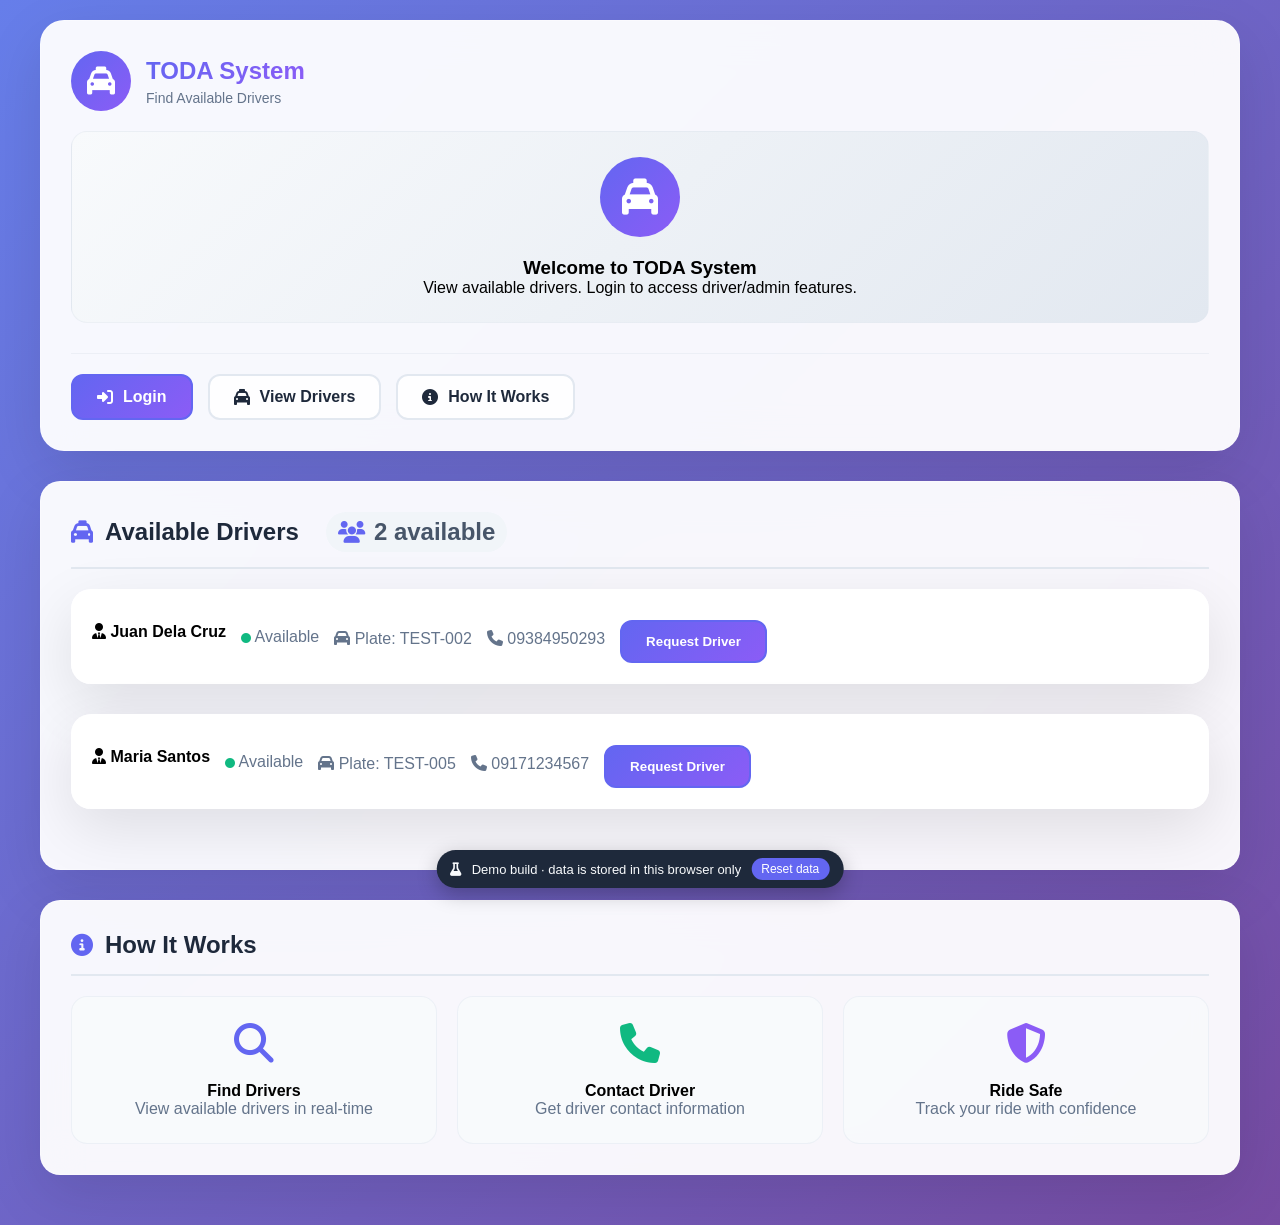
<file: docs/index.html>
<!DOCTYPE html>
<html lang="en">
<head>
    <meta charset="UTF-8">
    <meta name="viewport" content="width=device-width, initial-scale=1.0">
    <title>TODA System - Find Available Drivers</title>
    <link rel="stylesheet" href="https://cdnjs.cloudflare.com/ajax/libs/font-awesome/6.4.0/css/all.min.css">
    <link rel="stylesheet" href="assets/style.css">
    <script src="assets/demo.js"></script>
    <style>
        body.passenger-page {
            display: block;
            background: linear-gradient(135deg, #667eea 0%, #764ba2 100%);
            min-height: 100vh;
            font-family: 'Segoe UI', system-ui, -apple-system, sans-serif;
            padding: 20px;
            margin: 0;
        }
        .passenger-container { max-width: 1200px; margin: 0 auto; }
        .passenger-header {
            background: rgba(255, 255, 255, 0.95);
            backdrop-filter: blur(20px);
            border-radius: 24px;
            padding: 30px;
            margin-bottom: 30px;
            box-shadow: 0 20px 60px rgba(0,0,0,0.1);
            border: 1px solid rgba(255, 255, 255, 0.3);
        }
        .header-top { display: flex; justify-content: space-between; align-items: center; margin-bottom: 20px; flex-wrap: wrap; }
        .logo-container { display: flex; align-items: center; gap: 15px; }
        .logo-icon {
            width: 60px; height: 60px; background: linear-gradient(135deg, #6366f1, #8b5cf6);
            border-radius: 50%; display: flex; align-items: center; justify-content: center; color: white; font-size: 28px;
        }
        .logo-text h1 {
            color: #1e293b; font-size: 24px; margin:0; background: linear-gradient(135deg, #6366f1, #8b5cf6);
            -webkit-background-clip: text; -webkit-text-fill-color: transparent;
        }
        .logo-text p { color: #64748b; font-size: 14px; margin: 5px 0 0 0; }
        .user-info { display:flex; align-items:center; gap:15px; margin-top:10px; }
        .user-badge {
            background: linear-gradient(135deg, #6366f1, #8b5cf6);
            color:white; padding:8px 16px; border-radius:20px; font-size:14px; font-weight:600;
            display:flex; align-items:center; gap:8px;
        }
        .nav-buttons { display:flex; gap:15px; margin-top:20px; flex-wrap: wrap; padding-top:20px; border-top:1px solid rgba(226,232,240,0.5);}
        .nav-btn {
            background: rgba(255,255,255,0.9); border:2px solid #e2e8f0; padding:12px 24px; border-radius:12px;
            color:#1e293b; text-decoration:none; font-weight:600; display:flex; align-items:center; gap:10px;
            transition: all 0.3s ease;
        }
        .nav-btn:hover { background: linear-gradient(135deg,#6366f1,#8b5cf6); color:white; transform: translateY(-2px); box-shadow:0 8px 20px rgba(99,102,241,0.3); border-color:#6366f1; }
        .nav-btn.primary { background: linear-gradient(135deg,#6366f1,#8b5cf6); color:white; border-color:#6366f1; }
        .nav-btn.logout { background: rgba(239,68,68,0.1); border-color: rgba(239,68,68,0.3); color:#ef4444; }
        .nav-btn.logout:hover { background: linear-gradient(135deg,#ef4444,#dc2626); color:white; border-color:#ef4444; box-shadow:0 8px 20px rgba(239,68,68,0.3); }
        .passenger-card {
            background: rgba(255,255,255,0.95); backdrop-filter: blur(20px);
            border-radius:20px; padding:30px; margin-bottom:30px; box-shadow:0 20px 60px rgba(0,0,0,0.1); border:1px solid rgba(255,255,255,0.3);
        }
        .passenger-card h2 { color:#1e293b; font-size:24px; margin-bottom:20px; display:flex; align-items:center; gap:12px; border-bottom:2px solid #e2e8f0; padding-bottom:15px;}
        .passenger-card h2 i { color:#6366f1; font-size:22px; }
        .welcome-message, .guest-message { text-align:center; padding:25px; border-radius:16px; margin-bottom:30px; border:1px solid rgba(226,232,240,0.5); background: linear-gradient(135deg,#f8fafc,#e2e8f0);}
        .welcome-icon { width:80px; height:80px; background: linear-gradient(135deg,#6366f1,#8b5cf6); border-radius:50%; display:flex; align-items:center; justify-content:center; color:white; font-size:36px; margin:0 auto 20px; }
        .driver-card { padding:20px; }
        @media(max-width:768px){ .header-top{ flex-direction:column; align-items:flex-start; } .nav-btn{flex:1; min-width:150px; justify-content:center;} }
    </style>
</head>
<body class="passenger-page">
    <div class="passenger-container">
        <!-- Header -->
        <div class="passenger-header">
            <div class="header-top">
                <div class="logo-container">
                    <div class="logo-icon"><i class="fas fa-taxi"></i></div>
                    <div class="logo-text"><h1>TODA System</h1><p>Find Available Drivers</p></div>
                </div>
                <div class="user-info" id="user-info"></div>
            </div>
            <div id="welcome"></div>
            <div class="nav-buttons" id="nav-buttons"></div>
        </div>

        <!-- Drivers -->
        <div class="passenger-card" id="drivers">
            <h2><i class="fas fa-taxi"></i> Available Drivers
                <span id="driver-count" style="background:#f1f5f9;color:#475569;padding:6px 12px;border-radius:20px;margin-left:15px; display:inline-flex;align-items:center; gap:8px;">
                    <i class="fas fa-users"></i> Loading...
                </span>
            </h2>
            <div id="drivers-container"></div>
        </div>

        <!-- How it works -->
        <div class="passenger-card" id="how-it-works">
            <h2><i class="fas fa-info-circle"></i> How It Works</h2>
            <div style="display:grid; grid-template-columns:repeat(auto-fit,minmax(250px,1fr)); gap:20px;">
                <div style="background:rgba(248,250,252,0.8);padding:25px;border-radius:16px;text-align:center;border:1px solid rgba(226,232,240,0.5);">
                    <div style="font-size:40px; margin-bottom:15px; color:#6366f1;"><i class="fas fa-search"></i></div>
                    <h4>Find Drivers</h4>
                    <p style="color:#64748b;">View available drivers in real-time</p>
                </div>
                <div style="background:rgba(248,250,252,0.8);padding:25px;border-radius:16px;text-align:center;border:1px solid rgba(226,232,240,0.5);">
                    <div style="font-size:40px; margin-bottom:15px; color:#10b981;"><i class="fas fa-phone"></i></div>
                    <h4>Contact Driver</h4>
                    <p style="color:#64748b;">Get driver contact information</p>
                </div>
                <div style="background:rgba(248,250,252,0.8);padding:25px;border-radius:16px;text-align:center;border:1px solid rgba(226,232,240,0.5);">
                    <div style="font-size:40px; margin-bottom:15px; color:#8b5cf6;"><i class="fas fa-shield-alt"></i></div>
                    <h4>Ride Safe</h4>
                    <p style="color:#64748b;">Track your ride with confidence</p>
                </div>
            </div>
        </div>
    </div>

    <script>
        (function() {
            const s = Demo.session();
            const h = Demo.h;
            const userInfo = document.getElementById('user-info');
            const welcome = document.getElementById('welcome');
            const nav = document.getElementById('nav-buttons');

            if (s) {
                const role = s.role.charAt(0).toUpperCase() + s.role.slice(1);
                userInfo.innerHTML = `<span class="user-badge"><i class="fas fa-user"></i> ${h(s.username)}
                    <span style="background: rgba(255,255,255,0.2); padding:2px 8px; border-radius:10px; margin-left:5px; font-size:12px;">${role}</span></span>`;
                welcome.innerHTML = `<div class="welcome-message">
                    <div class="welcome-icon"><i class="fas fa-${s.role === 'admin' ? 'crown' : 'taxi'}"></i></div>
                    <h3>Welcome back, ${h(s.username)}!</h3>
                    <p>${s.role === 'admin'
                        ? 'You have administrative access. Manage users, view trip logs, and monitor the system.'
                        : 'Update your availability so passengers can find you.'}</p>
                </div>`;
                nav.innerHTML = `<a href="dashboard.html" class="nav-btn primary"><i class="fas fa-tachometer-alt"></i> Dashboard</a>
                    ${s.role === 'admin'
                        ? `<a href="user_management.html" class="nav-btn"><i class="fas fa-user-tie"></i> User Management</a>
                           <a href="trip_logs.html" class="nav-btn"><i class="fas fa-clipboard-list"></i> Trip Logs</a>`
                        : `<a href="driver_status.html" class="nav-btn"><i class="fas fa-bolt"></i> Update Status</a>`}
                    <a href="#" class="nav-btn logout" onclick="Demo.logout(); location.reload(); return false;"><i class="fas fa-sign-out-alt"></i> Logout</a>`;
            } else {
                welcome.innerHTML = `<div class="guest-message">
                    <div class="welcome-icon"><i class="fas fa-taxi"></i></div>
                    <h3>Welcome to TODA System</h3>
                    <p>View available drivers. Login to access driver/admin features.</p>
                </div>`;
                nav.innerHTML = `<a href="login.html" class="nav-btn primary"><i class="fas fa-sign-in-alt"></i> Login</a>
                    <a href="#drivers" class="nav-btn"><i class="fas fa-taxi"></i> View Drivers</a>
                    <a href="#how-it-works" class="nav-btn"><i class="fas fa-info-circle"></i> How It Works</a>`;
            }
            Demo.renderBanner();
        })();
    </script>
    <script>
        document.addEventListener('DOMContentLoaded', function() {
            const container = document.getElementById('drivers-container');
            const countElement = document.getElementById('driver-count');

            function loadAvailableDrivers() {
                if(!container) return;

                container.innerHTML = `<div style="text-align:center; color:#64748b; padding:20px;">
                    <i class="fas fa-spinner fa-spin" style="font-size:24px;"></i>
                    <p>Loading available drivers...</p>
                </div>`;

                fetch('ajax/fetch_drivers.php')
                .then(res => {
                    if(!res.ok) throw new Error('HTTP ' + res.status);
                    return res.json();
                })
                .then(drivers => {
                    container.innerHTML = '';
                    if(drivers.length > 0){
                        drivers.forEach(driver => {
                            const card = document.createElement('div');
                            card.className = 'driver-card passenger-card';
                            card.innerHTML = `
                                <h4 style="margin:0 0 10px 0;"><i class="fas fa-user-tie"></i> ${esc(driver.fullname)}</h4>
                                <p style="margin:0; color:#64748b;"><i class="fas fa-circle" style="color:#10b981;font-size:10px;"></i> Available</p>
                                ${driver.plate_no ? `<p style="margin:5px 0 0; color:#64748b;"><i class="fas fa-car"></i> Plate: ${esc(driver.plate_no)}</p>` : ''}
                                ${driver.contactno ? `<p style="margin:5px 0 0; color:#64748b;"><i class="fas fa-phone"></i> ${esc(driver.contactno)}</p>` : ''}
                            `;
                            const btn = document.createElement('button');
                            btn.className = 'nav-btn primary';
                            btn.style.marginTop = '10px';
                            btn.textContent = 'Request Driver';
                            btn.addEventListener('click', () => requestDriver(driver));
                            card.appendChild(btn);
                            container.appendChild(card);
                        });
                    } else {
                        container.innerHTML = `<p style="color:#64748b;">No drivers are currently available.</p>`;
                    }
                    if(countElement) countElement.innerHTML = `<i class="fas fa-users"></i> ${drivers.length} available`;
                })
                .catch(err => {
                    container.innerHTML = `<p style="color:#ef4444;">Error loading drivers.</p>`;
                    console.error(err);
                });
            }

            loadAvailableDrivers();
            setInterval(loadAvailableDrivers, 20000);

            function esc(str){
                const div = document.createElement('div');
                div.textContent = str == null ? '' : String(str);
                return div.innerHTML;
            }

            function requestDriver(driver){
                if(driver.contactno){
                    if(confirm(`Call ${driver.fullname} at ${driver.contactno}?`)){
                        window.location.href = 'tel:' + driver.contactno.replace(/[^0-9+]/g, '');
                    }
                } else {
                    alert(`${driver.fullname} has no contact number on file.`);
                }
            }
        });
    </script>
</body>
</html>
</file>
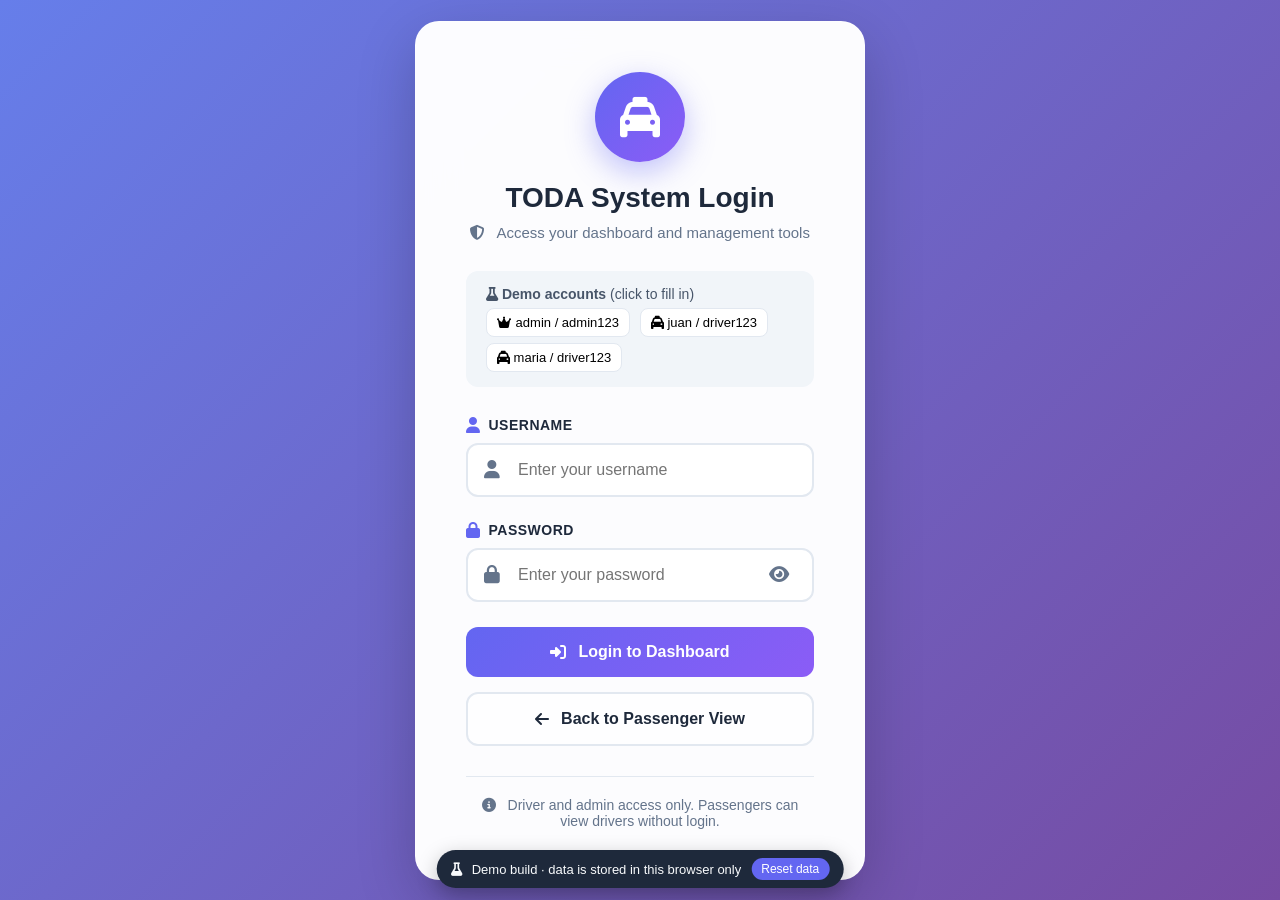
<file: docs/dashboard.html>
<!DOCTYPE html>
<html lang="en">
<head>
    <meta charset="UTF-8">
    <meta name="viewport" content="width=device-width, initial-scale=1.0">
    <title>Dashboard - TODA System</title>
    <link rel="stylesheet" href="https://cdnjs.cloudflare.com/ajax/libs/font-awesome/6.4.0/css/all.min.css">
    <link rel="stylesheet" href="assets/style.css">
    <script src="assets/demo.js"></script>
    <script src="assets/script.js" defer></script>
</head>
<body>
    <main class="main-content">
        <div class="content-header">
            <h2 id="welcome-title">Welcome to Dashboard!</h2>
            <p>Manage your TODA operations efficiently from this dashboard</p>
        </div>

        <div class="card">
            <h3><i class="fas fa-chart-bar"></i> Quick Stats</h3>
            <div class="stats-grid">
                <div class="stat-card">
                    <div class="stat-icon"><i class="fas fa-taxi"></i></div>
                    <div class="stat-value" id="active-drivers-count">0</div>
                    <div class="stat-label">Available Drivers</div>
                </div>
                <div class="stat-card">
                    <div class="stat-icon"><i class="fas fa-route"></i></div>
                    <div class="stat-value" id="total-trips">0</div>
                    <div class="stat-label">Today's Trips</div>
                </div>
                <div class="stat-card">
                    <div class="stat-icon"><i class="fas fa-users"></i></div>
                    <div class="stat-value" id="total-users">0</div>
                    <div class="stat-label">Total Users</div>
                </div>
                <div class="stat-card">
                    <div class="stat-icon"><i class="fas fa-spinner"></i></div>
                    <div class="stat-value" id="ongoing-trips">0</div>
                    <div class="stat-label">Ongoing Trips</div>
                </div>
            </div>
        </div>

        <div id="driver-actions"></div>

        <div id="weather-container"></div>
    </main>

    <script>
    (function() {
        const s = Demo.requireLogin();
        const db = Demo.db();
        Demo.renderSidebar(s, 'dashboard');
        Demo.renderBanner();

        document.getElementById('welcome-title').textContent = `Welcome to Dashboard, ${s.username}!`;
        document.getElementById('active-drivers-count').textContent = Demo.availableDrivers().length;
        document.getElementById('total-trips').textContent = db.triplogs.filter(t => Demo.isToday(t.trip_start)).length;
        document.getElementById('total-users').textContent = db.users.length;
        document.getElementById('ongoing-trips').textContent = db.triplogs.filter(t => !t.trip_end).length;

        if (s.role === 'driver') {
            const driver = Demo.getDriverByUser(s.user_id);
            const box = document.getElementById('driver-actions');
            if (!driver) {
                box.innerHTML = `<div class="card"><h3><i class="fas fa-bolt"></i> Quick Actions</h3>
                    <div class="alert alert-warning"><i class="alert-icon fas fa-exclamation-triangle"></i>
                    <span>No driver profile is linked to your account. Ask an administrator to set one up.</span></div></div>`;
            } else {
                const current = Demo.getDriverStatus(driver.driverid);
                box.innerHTML = `<div class="card"><h3><i class="fas fa-bolt"></i> Quick Actions</h3>
                    <div class="status-controls">
                    ${Object.entries(Demo.STATUSES).map(([key, info]) => `
                        <div class="status-card ${key} ${current === key ? 'active' : ''}" data-status="${key}">
                            <div class="status-icon"></div>
                            <div class="status-title">${info.label}</div>
                            <div class="status-desc">${info.desc}</div>
                        </div>`).join('')}
                    </div></div>`;
            }
        }
    })();
    </script>
</body>
</html>
</file>
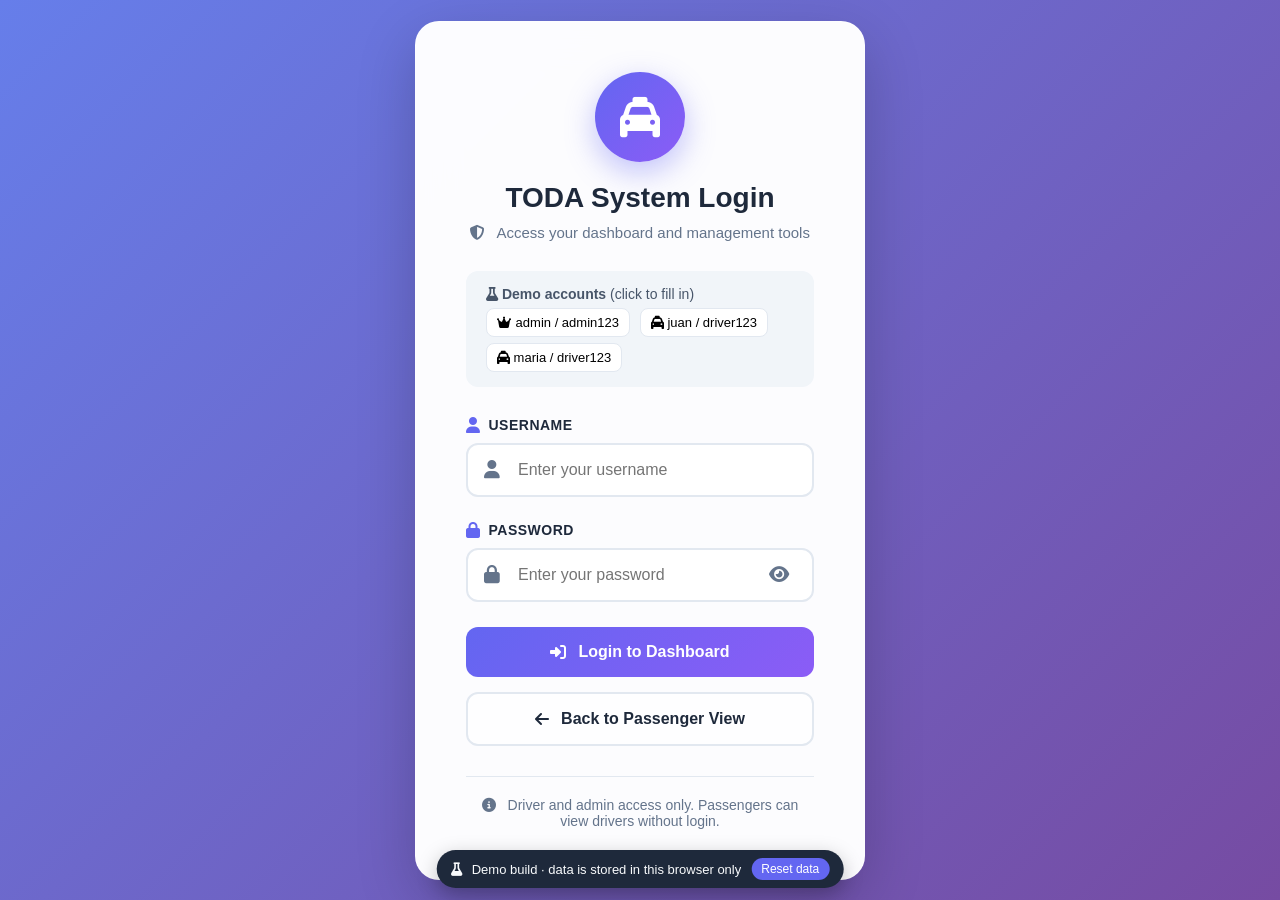
<file: docs/driver_status.html>
<!DOCTYPE html>
<html lang="en">
<head>
    <meta charset="UTF-8">
    <meta name="viewport" content="width=device-width, initial-scale=1.0">
    <title>Driver Status - TODA System</title>
    <link rel="stylesheet" href="https://cdnjs.cloudflare.com/ajax/libs/font-awesome/6.4.0/css/all.min.css">
    <link rel="stylesheet" href="assets/style.css">
    <script src="assets/demo.js"></script>
    <script src="assets/script.js" defer></script>
    <style>
        .current-status-display { background: linear-gradient(135deg,#f8fafc 0%,#e2e8f0 100%); padding:30px; border-radius:16px; margin-bottom:30px; text-align:center; border:2px solid #e2e8f0;}
        .status-icon-large { font-size:64px; height:100px; width:100px; display:flex; align-items:center; justify-content:center; margin:0 auto 20px; border-radius:50%;}
        .status-icon-large.available { background: rgba(16,185,129,.1); color:#10b981;}
        .status-icon-large.ontrip { background: rgba(245,158,11,.1); color:#f59e0b;}
        .status-icon-large.offline { background: rgba(239,68,68,.1); color:#ef4444;}
        .status-tips { background: linear-gradient(135deg,#f8fafc,#e2e8f0); padding:25px; border-radius:16px; margin-top:30px; border:1px solid #e2e8f0;}
        .tips-list { color:#64748b; list-style:none; padding:0; margin:0;}
        .tips-list li { padding:12px 0; display:flex; align-items:flex-start; gap:15px; border-bottom:1px solid rgba(226,232,240,.5);}
        .tips-list li:last-child { border-bottom:none; }
        .tip-icon { font-size:20px; flex-shrink:0; width:24px;}
        .status-description { color:#64748b; font-size:15px; line-height:1.6; margin-top:5px;}
    </style>
</head>
<body>
<main class="main-content">
    <div class="content-header">
        <h2><i class="fas fa-bolt"></i> Update Your Status</h2>
        <p>Let passengers know your availability in real-time</p>
    </div>

    <div class="card" id="status-card"></div>
</main>

<script>
(function() {
    const s = Demo.requireLogin('driver');
    Demo.renderSidebar(s, 'status');
    Demo.renderBanner();

    const card = document.getElementById('status-card');
    const driver = Demo.getDriverByUser(s.user_id);
    if (!driver) {
        card.innerHTML = `<div class="alert alert-warning"><i class="alert-icon fas fa-exclamation-triangle"></i>
            <span>No driver profile is linked to your account. Ask an administrator to set one up.</span></div>`;
        return;
    }

    const descriptions = {
        available: '<i class="fas fa-eye"></i> Passengers can see you and request rides',
        ontrip: '<i class="fas fa-route"></i> You are currently on a trip',
        offline: '<i class="fas fa-bed"></i> You are not available for rides'
    };
    const current = Demo.getDriverStatus(driver.driverid);
    const info = Demo.STATUSES[current];

    card.innerHTML = `
        <h3><i class="fas fa-user-clock"></i> Current Status</h3>
        <div class="current-status-display">
            <div class="status-icon-large ${current}" id="status-icon-large"><i class="fas fa-${info.icon}"></i></div>
            <h3>You are currently
                <span id="current-status-badge" class="badge badge-${info.badge}">${info.label}</span>
            </h3>
            <p class="status-description" id="status-description">${descriptions[current]}</p>
        </div>

        <h3><i class="fas fa-sync-alt"></i> Update Status</h3>
        <p class="status-description">Click on a status card below to update your availability instantly</p>

        <div class="status-controls">
        ${Object.entries(Demo.STATUSES).map(([key, st]) => `
            <div class="status-card ${key} ${current === key ? 'active' : ''}" data-status="${key}">
                <div class="status-icon"></div>
                <div class="status-title">${st.label}</div>
                <div class="status-desc">${st.desc}</div>
            </div>`).join('')}
        </div>

        <div class="status-tips">
            <h4>Status Tips</h4>
            <ul class="tips-list">
                <li><span class="tip-icon" style="color:#10b981;"><i class="fas fa-check-circle"></i></span>
                    <div><strong>Set to "Available" when ready</strong><p>Visible to passengers.</p></div></li>
                <li><span class="tip-icon" style="color:#f59e0b;"><i class="fas fa-clock"></i></span>
                    <div><strong>Set to "On Trip" when you pick up a passenger</strong><p>A trip log is started automatically and closed when you change status again.</p></div></li>
                <li><span class="tip-icon" style="color:#ef4444;"><i class="fas fa-ban"></i></span>
                    <div><strong>Set to "Offline" when off duty</strong><p>You will be hidden from passengers.</p></div></li>
            </ul>
        </div>`;
})();
</script>
</body>
</html>
</file>
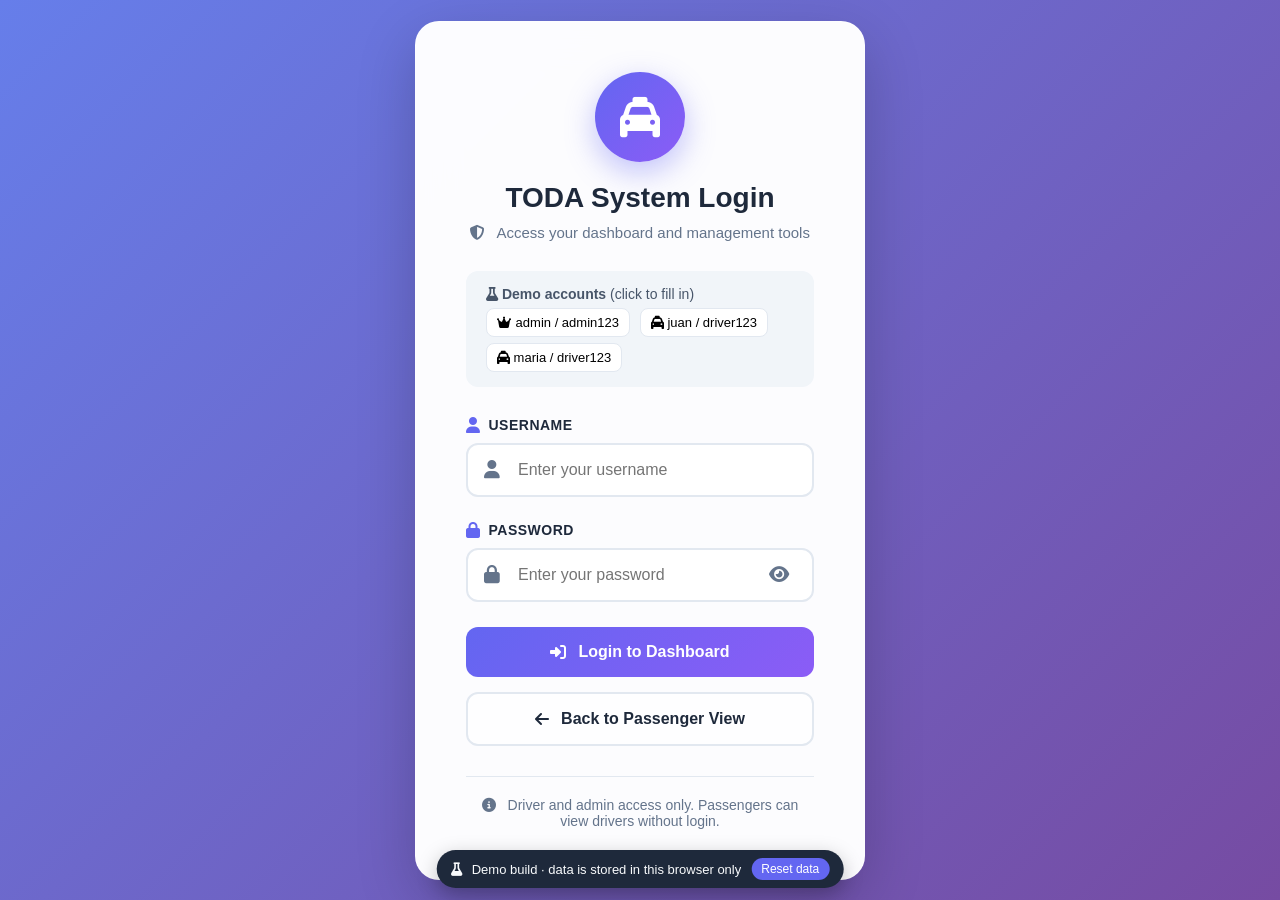
<file: docs/login.html>
<!DOCTYPE html>
<html lang="en">
<head>
<meta charset="UTF-8">
<meta name="viewport" content="width=device-width, initial-scale=1.0">
<title>TODA System - Login</title>
<link rel="stylesheet" href="https://cdnjs.cloudflare.com/ajax/libs/font-awesome/6.4.0/css/all.min.css">
<link rel="stylesheet" href="assets/style.css">
<script src="assets/demo.js"></script>
<style>
    body.login-page {
        display: flex;
        justify-content: center;
        align-items: center;
        min-height: 100vh;
        padding: 20px;
        background: linear-gradient(135deg, #667eea 0%, #764ba2 100%);
        margin: 0;
        font-family: 'Segoe UI', system-ui, -apple-system, sans-serif;
    }
    
    .login-container {
        width: 100%;
        max-width: 450px;
    }
    
    .login-box {
        background: rgba(255, 255, 255, 0.98);
        backdrop-filter: blur(20px);
        border-radius: 24px;
        padding: 50px;
        box-shadow: 0 20px 60px rgba(0,0,0,0.2);
        text-align: center;
        border: 1px solid rgba(255, 255, 255, 0.3);
    }
    
    .login-logo {
        width: 90px;
        height: 90px;
        background: linear-gradient(135deg, #6366f1, #8b5cf6);
        border-radius: 50%;
        display: flex;
        align-items: center;
        justify-content: center;
        margin: 0 auto 20px;
        color: white;
        font-size: 40px;
        box-shadow: 0 10px 30px rgba(99, 102, 241, 0.4);
    }
    
    .login-title {
        color: #1e293b;
        margin-bottom: 10px;
        font-size: 28px;
        font-weight: 700;
    }
    
    .login-subtitle {
        color: #64748b;
        font-size: 15px;
        margin-bottom: 30px;
    }
    
    .login-form {
        text-align: left;
        margin-top: 30px;
    }
    
    .login-footer {
        margin-top: 30px;
        padding-top: 20px;
        border-top: 1px solid #e2e8f0;
        color: #64748b;
        font-size: 14px;
        text-align: center;
    }
    
    .form-group {
        margin-bottom: 25px;
    }
    
    .form-group label {
        display: block;
        margin-bottom: 10px;
        color: #1e293b;
        font-weight: 600;
        font-size: 14px;
        text-transform: uppercase;
        letter-spacing: 0.5px;
        display: flex;
        align-items: center;
        gap: 8px;
    }
    
    .form-group label i {
        font-size: 16px;
        color: #6366f1;
    }
    
    .input-wrapper {
        position: relative;
        width: 100%;
    }
    
    .input-wrapper input {
        width: 100%;
        padding: 16px 50px;
        border: 2px solid #e2e8f0;
        border-radius: 12px;
        font-size: 16px;
        transition: all 0.3s ease;
        background: white;
        color: #1e293b;
    }
    
    .input-wrapper input:focus {
        outline: none;
        border-color: #6366f1;
        box-shadow: 0 0 0 4px rgba(99, 102, 241, 0.1);
    }
    
    .input-wrapper .input-icon {
        position: absolute;
        left: 18px;
        top: 50%;
        transform: translateY(-50%);
        color: #64748b;
        font-size: 18px;
    }
    
    .input-wrapper .toggle-password {
        position: absolute;
        right: 15px;
        top: 50%;
        transform: translateY(-50%);
        background: none;
        border: none;
        color: #64748b;
        cursor: pointer;
        font-size: 18px;
        padding: 8px;
        width: 40px;
        height: 40px;
        display: flex;
        align-items: center;
        justify-content: center;
        border-radius: 8px;
        transition: all 0.3s ease;
    }
    
    .input-wrapper .toggle-password:hover {
        color: #6366f1;
        background: #f1f5f9;
    }
    
    .login-btn {
        background: linear-gradient(135deg, #6366f1, #8b5cf6);
        color: white;
        border: none;
        padding: 16px 32px;
        border-radius: 12px;
        cursor: pointer;
        font-size: 16px;
        font-weight: 600;
        transition: all 0.3s ease;
        display: flex;
        align-items: center;
        justify-content: center;
        gap: 12px;
        width: 100%;
        margin-top: 20px;
    }
    
    .login-btn:hover {
        transform: translateY(-2px);
        box-shadow: 0 8px 20px rgba(99, 102, 241, 0.3);
    }
    
    .back-btn {
        background: rgba(255, 255, 255, 0.9);
        border: 2px solid #e2e8f0;
        color: #1e293b;
        padding: 16px 32px;
        border-radius: 12px;
        cursor: pointer;
        font-size: 16px;
        font-weight: 600;
        transition: all 0.3s ease;
        display: flex;
        align-items: center;
        justify-content: center;
        gap: 12px;
        width: 100%;
        margin-top: 15px;
        text-decoration: none;
        text-align: center;
    }
    
    .back-btn:hover {
        background: #f1f5f9;
        transform: translateY(-2px);
        border-color: #6366f1;
    }
    
    .alert {
        padding: 20px;
        border-radius: 12px;
        margin-bottom: 25px;
        display: flex;
        align-items: center;
        gap: 15px;
        border-left: 4px solid transparent;
    }
    
    .alert-danger {
        background: rgba(239, 68, 68, 0.1);
        border: 1px solid rgba(239, 68, 68, 0.3);
        color: #ef4444;
        border-left-color: #ef4444;
    }
    
    .alert-icon {
        font-size: 24px;
        flex-shrink: 0;
    }
    .demo-accounts {
        background: #f1f5f9;
        border-radius: 12px;
        padding: 15px 20px;
        margin-bottom: 25px;
        text-align: left;
        font-size: 14px;
        color: #475569;
    }
    .demo-accounts button {
        background: white;
        border: 1px solid #e2e8f0;
        border-radius: 8px;
        padding: 6px 10px;
        margin: 6px 6px 0 0;
        cursor: pointer;
        font-size: 13px;
    }
    .demo-accounts button:hover { border-color: #6366f1; color: #6366f1; }
</style>
</head>
<body class="login-page">
    <div class="login-container">
        <div class="login-box">
            <div class="login-logo">
                <i class="fas fa-taxi"></i>
            </div>
            
            <h2 class="login-title">TODA System Login</h2>
            <p class="login-subtitle">
                <i class="fas fa-shield-alt" style="margin-right: 8px;"></i>
                Access your dashboard and management tools
            </p>

            <div class="demo-accounts">
                <strong><i class="fas fa-flask"></i> Demo accounts</strong> (click to fill in)<br>
                <button type="button" data-u="admin" data-p="admin123"><i class="fas fa-crown"></i> admin / admin123</button>
                <button type="button" data-u="juan" data-p="driver123"><i class="fas fa-taxi"></i> juan / driver123</button>
                <button type="button" data-u="maria" data-p="driver123"><i class="fas fa-taxi"></i> maria / driver123</button>
            </div>

            <div class="alert alert-danger" id="login-error" style="display: none;">
                <i class="alert-icon fas fa-exclamation-triangle"></i>
                <span>Invalid username or password.</span>
            </div>

            <form method="post" class="login-form">
                <div class="form-group">
                    <label for="username">
                        <i class="fas fa-user"></i>
                        Username
                    </label>
                    <div class="input-wrapper">
                        <input type="text" 
                               name="username" 
                               id="username" 
                               required 
                               placeholder="Enter your username">
                        <span class="input-icon">
                            <i class="fas fa-user"></i>
                        </span>
                    </div>
                </div>

                <div class="form-group">
                    <label for="password">
                        <i class="fas fa-lock"></i>
                        Password
                    </label>
                    <div class="input-wrapper">
                        <input type="password" 
                               name="password" 
                               id="password" 
                               required 
                               placeholder="Enter your password">
                        <span class="input-icon">
                            <i class="fas fa-lock"></i>
                        </span>
                        <button type="button" 
                                class="toggle-password"
                                onclick="togglePassword()"
                                data-tooltip="Show password">
                            <i class="fas fa-eye"></i>
                        </button>
                    </div>
                </div>

                <button type="submit" class="login-btn">
                    <i class="fas fa-sign-in-alt"></i>
                    <span>Login to Dashboard</span>
                </button>
            </form>

            <a href="index.html" class="back-btn">
                <i class="fas fa-arrow-left"></i>
                <span>Back to Passenger View</span>
            </a>

            <div class="login-footer">
                <p>
                    <i class="fas fa-info-circle" style="margin-right: 8px;"></i>
                    Driver and admin access only. Passengers can view drivers without login.
                </p>
            </div>
        </div>
    </div>

    <script>
    if (Demo.session()) location.replace('dashboard.html');

    function togglePassword() {
        const passwordInput = document.getElementById('password');
        const toggleButton = document.querySelector('.toggle-password');
        const icon = toggleButton.querySelector('i');

        if (passwordInput.type === 'password') {
            passwordInput.type = 'text';
            icon.className = 'fas fa-eye-slash';
        } else {
            passwordInput.type = 'password';
            icon.className = 'fas fa-eye';
        }
    }

    document.querySelectorAll('.demo-accounts button').forEach(btn => {
        btn.addEventListener('click', () => {
            document.getElementById('username').value = btn.dataset.u;
            document.getElementById('password').value = btn.dataset.p;
        });
    });

    document.querySelector('form').addEventListener('submit', function(e) {
        e.preventDefault();
        const username = document.getElementById('username').value.trim();
        const password = document.getElementById('password').value;
        if (Demo.login(username, password)) {
            location.href = 'dashboard.html';
        } else {
            document.getElementById('login-error').style.display = 'flex';
        }
    });

    Demo.renderBanner();
    </script>
</body>
</html>
</file>
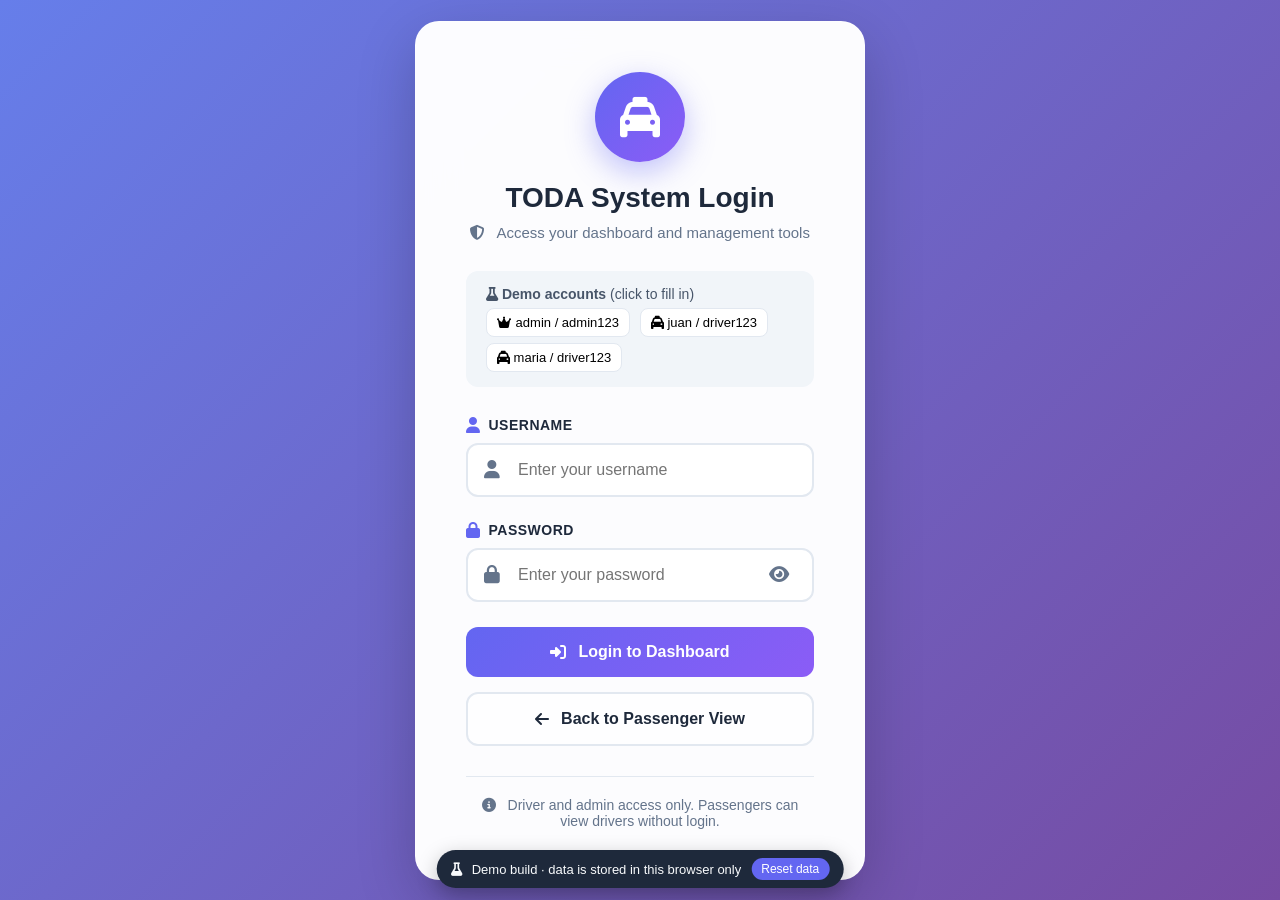
<file: docs/trip_logs.html>
<!DOCTYPE html>
<html lang="en">
<head>
    <meta charset="UTF-8">
    <meta name="viewport" content="width=device-width, initial-scale=1.0">
    <title>Trip Logs - TODA System</title>
    <link rel="stylesheet" href="https://cdnjs.cloudflare.com/ajax/libs/font-awesome/6.4.0/css/all.min.css">
    <link rel="stylesheet" href="assets/style.css">
    <script src="assets/demo.js"></script>
    <script src="assets/script.js" defer></script>
</head>
<body>
    <main class="main-content">
        <div class="content-header">
            <h2><i class="fas fa-clipboard-list"></i> Trip Logs</h2>
            <p>View and monitor all transportation trips</p>
        </div>

        <div class="card">
            <div style="display: flex; justify-content: space-between; align-items: center; margin-bottom: 25px; flex-wrap: wrap; gap: 15px;">
                <h3 style="margin: 0; border: none; padding: 0;"><i class="fas fa-route"></i> All Trips</h3>
                <div style="display: flex; gap: 15px;">
                    <button class="btn" id="export-btn" style="padding: 10px 20px; font-size: 14px;">
                        <i class="fas fa-download"></i> Export CSV
                    </button>
                    <button class="btn" onclick="location.reload()" style="padding: 10px 20px; font-size: 14px; background: #10b981;">
                        <i class="fas fa-sync-alt"></i> Refresh
                    </button>
                </div>
            </div>

            <div class="table-container">
                <table>
                    <thead>
                        <tr>
                            <th><i class="fas fa-hashtag"></i> Trip ID</th>
                            <th><i class="fas fa-user"></i> Driver</th>
                            <th><i class="fas fa-car"></i> Vehicle</th>
                            <th><i class="fas fa-play"></i> Start Time</th>
                            <th><i class="fas fa-stop"></i> End Time</th>
                            <th><i class="fas fa-circle"></i> Status</th>
                        </tr>
                    </thead>
                    <tbody id="trip-rows"></tbody>
                </table>
            </div>

            <div id="pager"></div>
        </div>
    </main>

    <script>
    (function() {
        const s = Demo.requireLogin('admin');
        Demo.renderSidebar(s, 'trips');
        Demo.renderBanner();

        const h = Demo.h;
        const db = Demo.db();
        const perPage = 15;

        // Same join as trip_logs.php
        const trips = db.triplogs
            .map(t => {
                const d = db.driver.find(x => x.driverid === t.driverid);
                const tr = Demo.tricycle(t.tricycleid);
                return d && tr ? Object.assign({ fullname: d.fullname, plate_no: tr.plate_no }, t) : null;
            })
            .filter(Boolean)
            .sort((a, b) => b.triplogid - a.triplogid);

        const totalPages = Math.max(1, Math.ceil(trips.length / perPage));
        const params = new URLSearchParams(location.search);
        const page = Math.min(totalPages, Math.max(1, parseInt(params.get('page'), 10) || 1));
        const offset = (page - 1) * perPage;

        const rows = document.getElementById('trip-rows');
        if (!trips.length) {
            rows.innerHTML = `<tr><td colspan="6" style="text-align: center; padding: 60px 20px;">
                <div style="font-size: 64px; margin-bottom: 20px; color: #e2e8f0;"><i class="fas fa-clipboard"></i></div>
                <h3 style="color: #64748b; margin-bottom: 10px;">No Trip Records</h3>
                <p style="color: #94a3b8;">Trips are recorded when a driver sets their status to "On Trip".</p>
            </td></tr>`;
        } else {
            rows.innerHTML = trips.slice(offset, offset + perPage).map(t => `
                <tr>
                    <td><strong>#${t.triplogid}</strong></td>
                    <td>
                        <div style="display: flex; align-items: center; gap: 12px;">
                            <div style="width: 40px; height: 40px; background: linear-gradient(135deg, #6366f1, #8b5cf6); border-radius: 50%; display: flex; align-items: center; justify-content: center; color: white; font-size: 16px;">
                                <i class="fas fa-user"></i>
                            </div>
                            <div>
                                <div style="font-weight: 600; color: #1e293b;">${h(t.fullname)}</div>
                                <div style="font-size: 12px; color: #64748b;"><i class="fas fa-id-badge"></i> Driver ID: ${t.driverid}</div>
                            </div>
                        </div>
                    </td>
                    <td><span class="badge" style="background: #f1f5f9; color: #475569;"><i class="fas fa-car"></i> ${h(t.plate_no)}</span></td>
                    <td>
                        <div style="font-weight: 600; color: #1e293b;"><i class="fas fa-calendar-day"></i> ${Demo.fmtDate(t.trip_start)}</div>
                        <div style="font-size: 12px; color: #64748b;"><i class="fas fa-clock"></i> ${Demo.fmtTime(t.trip_start)}</div>
                    </td>
                    <td>${t.trip_end ? `
                        <div style="font-weight: 600; color: #1e293b;"><i class="fas fa-calendar-check"></i> ${Demo.fmtDate(t.trip_end)}</div>
                        <div style="font-size: 12px; color: #64748b;"><i class="fas fa-clock"></i> ${Demo.fmtTime(t.trip_end)}</div>`
                        : `<span class="badge badge-warning"><i class="fas fa-spinner fa-spin"></i> Ongoing</span>`}
                    </td>
                    <td>${t.trip_end
                        ? `<span class="badge badge-success"><i class="fas fa-check-circle"></i> Completed</span>`
                        : `<span class="badge badge-warning"><i class="fas fa-clock"></i> In Progress</span>`}
                    </td>
                </tr>`).join('');

            document.getElementById('pager').innerHTML = `
                <div style="margin-top: 25px; padding: 20px; background: #f8fafc; border-radius: 12px; display: flex; justify-content: space-between; align-items: center; border: 1px solid #e2e8f0; flex-wrap: wrap; gap: 10px;">
                    <div style="color: #64748b; font-size: 14px;">
                        <i class="fas fa-info-circle"></i>
                        Showing ${offset + 1}–${Math.min(offset + perPage, trips.length)} of ${trips.length} trip records (page ${page} of ${totalPages})
                    </div>
                    <div style="display: flex; gap: 10px;">
                        ${page > 1 ? `<a class="btn" href="?page=${page - 1}" style="padding: 8px 16px; font-size: 14px; background: #6b7280; text-decoration: none;"><i class="fas fa-chevron-left"></i> Previous</a>` : ''}
                        ${page < totalPages ? `<a class="btn" href="?page=${page + 1}" style="padding: 8px 16px; font-size: 14px; text-decoration: none;">Next <i class="fas fa-chevron-right"></i></a>` : ''}
                    </div>
                </div>`;
        }

        document.getElementById('export-btn').addEventListener('click', () => {
            const cell = v => `"${String(v == null ? '' : v).replace(/"/g, '""')}"`;
            const lines = [['Trip ID', 'Driver ID', 'Driver', 'Plate No', 'Trip Start', 'Trip End', 'Status']]
                .concat(trips.map(t => [t.triplogid, t.driverid, t.fullname, t.plate_no, t.trip_start, t.trip_end, t.trip_end ? 'Completed' : 'In Progress']))
                .map(r => r.map(cell).join(','));
            const blob = new Blob([lines.join('\r\n')], { type: 'text/csv' });
            const a = document.createElement('a');
            a.href = URL.createObjectURL(blob);
            a.download = `trip_logs_${new Date().toISOString().slice(0, 10)}.csv`;
            document.body.appendChild(a);
            a.click();
            a.remove();
            setTimeout(() => URL.revokeObjectURL(a.href), 1000);
        });
    })();
    </script>
</body>
</html>
</file>
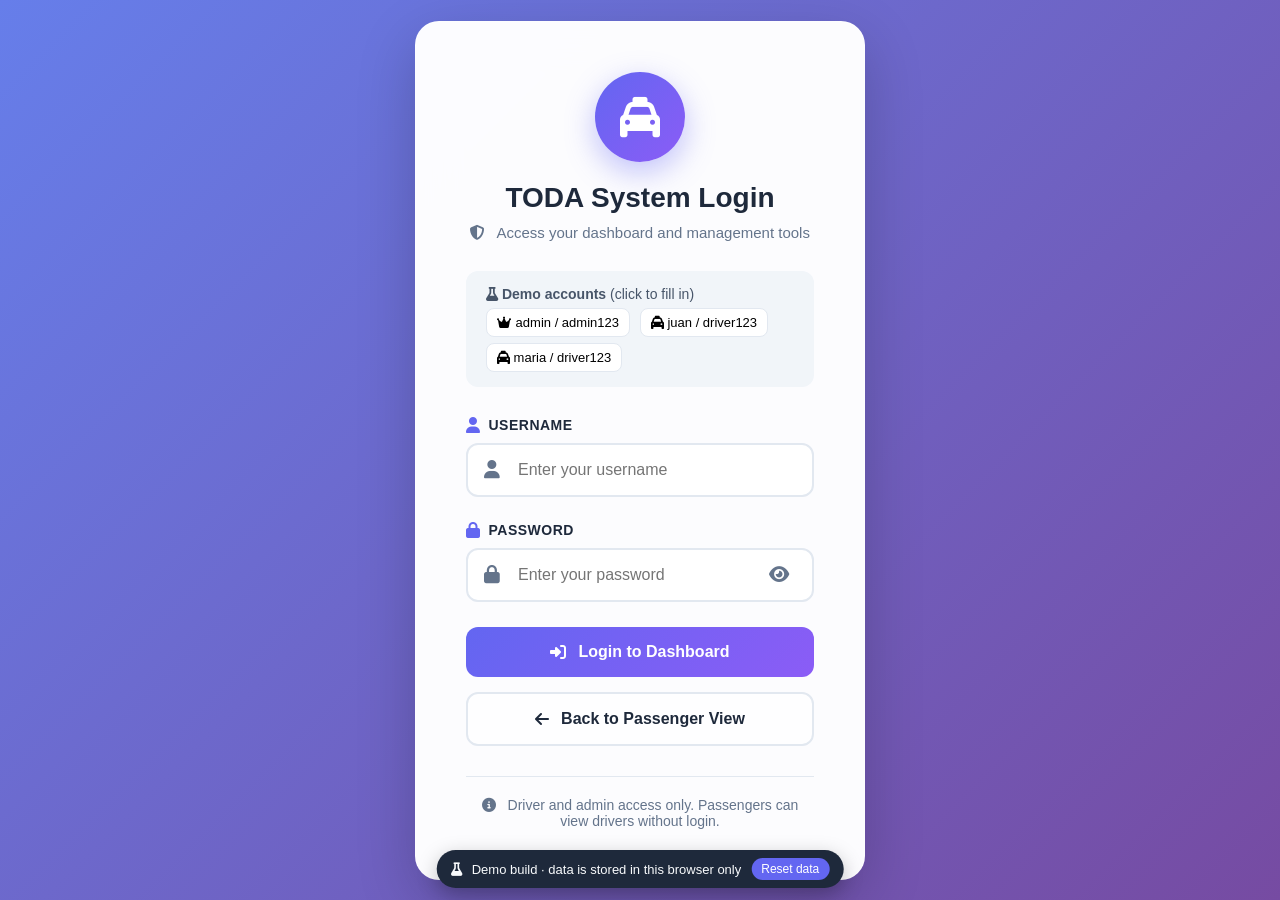
<file: docs/user_management.html>
<!DOCTYPE html>
<html lang="en">
<head>
<meta charset="UTF-8">
<meta name="viewport" content="width=device-width, initial-scale=1.0">
<title>User Management - TODA System</title>
<link rel="stylesheet" href="https://cdnjs.cloudflare.com/ajax/libs/font-awesome/6.4.0/css/all.min.css">
<link rel="stylesheet" href="assets/style.css">
<script src="assets/demo.js"></script>
<script src="assets/script.js" defer></script>
<style>
    .field-wrapper {
        position: relative;
        width: 100%;
    }

    .field-wrapper input,
    .field-wrapper select {
        width: 100%;
        padding: 16px 20px 16px 50px;
        border: 2px solid #e2e8f0;
        border-radius: 12px;
        font-size: 16px;
        transition: all 0.3s ease;
        background: white;
        color: #1e293b;
        appearance: none;
        -webkit-appearance: none;
    }

    .field-wrapper input:focus,
    .field-wrapper select:focus {
        outline: none;
        border-color: #6366f1;
        box-shadow: 0 0 0 4px rgba(99, 102, 241, 0.1);
    }

    .field-wrapper .input-icon {
        position: absolute;
        left: 18px;
        top: 50%;
        transform: translateY(-50%);
        color: #64748b;
        font-size: 18px;
        z-index: 1;
        pointer-events: none;
    }

    .field-wrapper .toggle-password {
        position: absolute;
        right: 15px;
        top: 50%;
        transform: translateY(-50%);
        background: none;
        border: none;
        color: #64748b;
        cursor: pointer;
        font-size: 18px;
        width: 40px;
        height: 40px;
        display: flex;
        align-items: center;
        justify-content: center;
        border-radius: 8px;
        z-index: 1;
    }

    .field-wrapper .toggle-password:hover {
        color: #6366f1;
        background: #f1f5f9;
    }

    .count-pill {
        background: #f1f5f9;
        color: #475569;
        padding: 8px 16px;
        border-radius: 20px;
        font-size: 14px;
        display: inline-flex;
        align-items: center;
        gap: 8px;
        margin-left: 15px;
    }
</style>
</head>
<body>
    <main class="main-content">
        <div class="content-header">
            <h2><i class="fas fa-user-tie"></i> User Management</h2>
            <p>Manage system users and their permissions</p>
        </div>

        <div class="card">
            <h3><i class="fas fa-user-plus"></i> Add New User</h3>

            <div id="form-alert"></div>

            <form id="add-user-form" style="max-width: 500px;">
                <div class="form-group">
                    <label for="username"><i class="fas fa-user"></i> Username</label>
                    <div class="field-wrapper">
                        <input type="text" name="username" id="username" required placeholder="Enter username">
                        <span class="input-icon"><i class="fas fa-user"></i></span>
                    </div>
                </div>

                <div class="form-group">
                    <label for="password"><i class="fas fa-key"></i> Password</label>
                    <div class="field-wrapper">
                        <input type="password" name="password" id="password" required minlength="6" placeholder="At least 6 characters">
                        <span class="input-icon"><i class="fas fa-key"></i></span>
                        <button type="button" class="toggle-password" data-tooltip="Show password"><i class="fas fa-eye"></i></button>
                    </div>
                </div>

                <div class="form-group">
                    <label for="role"><i class="fas fa-user-tag"></i> User Role</label>
                    <div class="field-wrapper">
                        <select name="role" id="role" required>
                            <option value="driver">Driver</option>
                            <option value="admin">Administrator</option>
                        </select>
                        <span class="input-icon"><i class="fas fa-user-tag"></i></span>
                    </div>
                </div>

                <div id="driver-fields">
                    <div class="form-group">
                        <label for="fullname"><i class="fas fa-id-card"></i> Driver Full Name</label>
                        <div class="field-wrapper">
                            <input type="text" name="fullname" id="fullname" placeholder="e.g. Juan Dela Cruz">
                            <span class="input-icon"><i class="fas fa-id-card"></i></span>
                        </div>
                    </div>
                    <div class="form-group">
                        <label for="contactno"><i class="fas fa-phone"></i> Contact No.</label>
                        <div class="field-wrapper">
                            <input type="text" name="contactno" id="contactno" placeholder="09XXXXXXXXX">
                            <span class="input-icon"><i class="fas fa-phone"></i></span>
                        </div>
                    </div>
                    <div class="form-group">
                        <label for="address"><i class="fas fa-map-marker-alt"></i> Address</label>
                        <div class="field-wrapper">
                            <input type="text" name="address" id="address" placeholder="Barangay, City">
                            <span class="input-icon"><i class="fas fa-map-marker-alt"></i></span>
                        </div>
                    </div>
                    <div class="form-group">
                        <label for="tricycleid"><i class="fas fa-car"></i> Tricycle</label>
                        <div class="field-wrapper">
                            <select name="tricycleid" id="tricycleid"></select>
                            <span class="input-icon"><i class="fas fa-car"></i></span>
                        </div>
                    </div>
                </div>

                <button type="submit" class="btn">
                    <i class="fas fa-user-plus"></i>
                    <span>Add User</span>
                </button>
            </form>
        </div>

        <div class="card">
            <h3><i class="fas fa-users"></i> All Users <span class="count-pill" id="user-count"></span></h3>
            <div class="table-container">
                <table>
                    <thead>
                        <tr>
                            <th><i class="fas fa-id-card"></i> ID</th>
                            <th><i class="fas fa-user"></i> Username</th>
                            <th><i class="fas fa-user-tag"></i> Role</th>
                            <th><i class="fas fa-cog"></i> Actions</th>
                        </tr>
                    </thead>
                    <tbody id="user-rows"></tbody>
                </table>
            </div>
        </div>
    </main>

    <script>
    (function() {
        const s = Demo.requireLogin('admin');
        Demo.renderSidebar(s, 'users');
        Demo.renderBanner();

        const h = Demo.h;
        const form = document.getElementById('add-user-form');
        const role = document.getElementById('role');
        const driverFields = document.getElementById('driver-fields');
        const fullname = document.getElementById('fullname');

        document.getElementById('tricycleid').innerHTML = Demo.db().tricycle
            .slice().sort((a, b) => a.plate_no.localeCompare(b.plate_no))
            .map(t => `<option value="${t.tricycleid}">${h(t.plate_no + (t.color ? ' (' + t.color + ')' : ''))}</option>`).join('');

        function syncDriverFields() {
            const isDriver = role.value === 'driver';
            driverFields.style.display = isDriver ? '' : 'none';
            fullname.required = isDriver;
        }
        role.addEventListener('change', syncDriverFields);
        syncDriverFields();

        function showAlert(type, message) {
            document.getElementById('form-alert').innerHTML = `<div class="alert alert-${type}">
                <i class="alert-icon fas fa-${type === 'success' ? 'check-circle' : 'exclamation-circle'}"></i>
                <span>${h(message)}</span></div>`;
        }

        function renderUsers() {
            const db = Demo.db();
            document.getElementById('user-count').innerHTML = `<i class="fas fa-users"></i> ${db.users.length} users`;
            document.getElementById('user-rows').innerHTML = db.users.slice().sort((a, b) => a.userid - b.userid).map(u => {
                const d = Demo.getDriverByUser(u.userid);
                const t = d ? Demo.tricycle(d.tricycleid) : null;
                let sub;
                if (d) {
                    sub = `<i class="fas fa-id-card"></i> ${h(d.fullname)}` + (t ? ` · <i class="fas fa-car"></i> ${h(t.plate_no)}` : '');
                } else if (u.userrole === 'driver') {
                    sub = '<i class="fas fa-exclamation-triangle"></i> No driver profile';
                } else {
                    sub = '<i class="fas fa-crown"></i> System account';
                }
                const roleBadge = u.userrole === 'admin'
                    ? '<span class="badge badge-primary"><i class="fas fa-crown"></i> Administrator</span>'
                    : '<span class="badge badge-success"><i class="fas fa-taxi"></i> Driver</span>';
                const action = u.userid === s.user_id
                    ? '<span style="color: #64748b; font-size: 14px;">(you)</span>'
                    : `<button class="btn" data-delete="${u.userid}" style="background: #ef4444; padding: 8px 16px; font-size: 14px;"><i class="fas fa-trash"></i> Delete</button>`;
                return `<tr>
                    <td><strong>#${u.userid}</strong></td>
                    <td>
                        <div style="display: flex; align-items: center; gap: 12px;">
                            <div style="width: 44px; height: 44px; background: linear-gradient(135deg, #6366f1, #8b5cf6); border-radius: 50%; display: flex; align-items: center; justify-content: center; color: white; font-size: 16px;">
                                <i class="fas fa-user"></i>
                            </div>
                            <div>
                                <div style="font-weight: 600; color: #1e293b;">${h(u.username)}</div>
                                <div style="font-size: 12px; color: #64748b;">${sub}</div>
                            </div>
                        </div>
                    </td>
                    <td>${roleBadge}</td>
                    <td>${action}</td>
                </tr>`;
            }).join('');
        }

        document.getElementById('user-rows').addEventListener('click', e => {
            const btn = e.target.closest('[data-delete]');
            if (!btn) return;
            const id = parseInt(btn.dataset.delete, 10);
            const user = Demo.db().users.find(u => u.userid === id);
            if (!user || !confirm(`Delete user ${user.username}? This also removes their driver profile and trip logs.`)) return;
            Demo.deleteUser(id);
            showAlert('success', 'User deleted.');
            renderUsers();
        });

        form.addEventListener('submit', e => {
            e.preventDefault();
            const v = id => document.getElementById(id).value.trim();
            const error = Demo.addUser({
                username: v('username'),
                password: document.getElementById('password').value,
                role: role.value,
                fullname: v('fullname'),
                contactno: v('contactno'),
                address: v('address'),
                tricycleid: parseInt(v('tricycleid'), 10) || 0
            });
            if (error) {
                showAlert('danger', error);
            } else {
                showAlert('success', 'User added successfully! You can log in with it right away.');
                form.reset();
                syncDriverFields();
                renderUsers();
            }
        });

        renderUsers();
    })();
    </script>
</body>
</html>
</file>
<file: docs/assets/style.css>
/* assets/style.css - Modern Sidebar Layout with Icons - Enhanced Responsiveness */

/* Reset and base styles */
* {
    margin: 0;
    padding: 0;
    box-sizing: border-box;
    font-family: 'Segoe UI', Tahoma, Geneva, Verdana, sans-serif;
}

:root {
    --primary: #6366f1;
    --primary-dark: #4f46e5;
    --secondary: #8b5cf6;
    --light: #f8fafc;
    --dark: #1e293b;
    --success: #10b981;
    --warning: #f59e0b;
    --danger: #ef4444;
    --gray: #64748b;
    --gray-light: #e2e8f0;
}

body {
    background: linear-gradient(135deg, #667eea 0%, #764ba2 100%);
    min-height: 100vh;
    display: flex;
    font-family: 'Segoe UI', system-ui, -apple-system, sans-serif;
}


/* Sidebar Navigation */
.sidebar {
    width: 280px;
    background: rgba(255, 255, 255, 0.98);
    backdrop-filter: blur(10px);
    height: 100vh;
    position: fixed;
    left: 0;
    top: 0;
    box-shadow: 0 10px 30px rgba(0, 0, 0, 0.1);
    padding: 30px 0;
    z-index: 1000;
    border-right: 1px solid rgba(255, 255, 255, 0.3);
    transition: transform 0.3s ease;
    overflow-y: auto;
}

.sidebar-header {
    padding: 0 25px 25px;
    border-bottom: 1px solid var(--gray-light);
    margin-bottom: 25px;
}

.sidebar-header h1 {
    color: var(--dark);
    font-size: 24px;
    margin-bottom: 5px;
    background: linear-gradient(135deg, var(--primary), var(--secondary));
    -webkit-background-clip: text;
    -webkit-text-fill-color: transparent;
    background-clip: text;
    display: flex;
    align-items: center;
    gap: 12px;
}

.sidebar-header h1 i {
    font-size: 28px;
    -webkit-text-fill-color: var(--primary);
}

.sidebar-header .user-info {
    color: var(--gray);
    font-size: 14px;
    display: flex;
    align-items: center;
    gap: 10px;
    margin-top: 10px;
}

.user-role {
    background: linear-gradient(135deg, var(--primary), var(--secondary));
    color: white;
    padding: 4px 12px;
    border-radius: 20px;
    font-size: 12px;
    font-weight: 600;
    display: inline-flex;
    align-items: center;
    gap: 5px;
}

.user-role i {
    font-size: 10px;
}

.sidebar-nav {
    padding: 0 20px;
}

.nav-item {
    display: flex;
    align-items: center;
    gap: 16px;
    padding: 16px 20px;
    color: var(--gray);
    text-decoration: none;
    border-radius: 12px;
    margin: 8px 0;
    transition: all 0.3s ease;
    font-weight: 500;
    font-size: 15px;
}

.nav-item:hover {
    background: linear-gradient(135deg, var(--primary), var(--secondary));
    color: white;
    transform: translateX(5px);
    box-shadow: 0 4px 12px rgba(99, 102, 241, 0.3);
}

.nav-item.active {
    background: linear-gradient(135deg, var(--primary), var(--secondary));
    color: white;
    box-shadow: 0 4px 12px rgba(99, 102, 241, 0.3);
}

.nav-item i {
    font-size: 18px;
    width: 24px;
    text-align: center;
}

.nav-divider {
    height: 1px;
    background: var(--gray-light);
    margin: 20px 0;
    opacity: 0.5;
}

/* Main Content */
.main-content {
    flex: 1;
    margin-left: 280px;
    padding: 30px;
    min-height: 100vh;
    transition: margin-left 0.3s ease, padding 0.3s ease;
}

.content-header {
    background: white;
    padding: 30px;
    border-radius: 20px;
    margin-bottom: 30px;
    box-shadow: 0 10px 30px rgba(0, 0, 0, 0.08);
    border: 1px solid rgba(255, 255, 255, 0.5);
}

.content-header h2 {
    color: var(--dark);
    font-size: 32px;
    margin-bottom: 12px;
    display: flex;
    align-items: center;
    gap: 15px;
}

.content-header h2 i {
    color: var(--primary);
    font-size: 28px;
}

.content-header p {
    color: var(--gray);
    font-size: 16px;
    margin-left: 45px;
}

/* Cards */
.card {
    background: white;
    border-radius: 20px;
    padding: 30px;
    margin-bottom: 25px;
    box-shadow: 0 10px 30px rgba(0, 0, 0, 0.08);
    border: 1px solid rgba(255, 255, 255, 0.5);
    transition: transform 0.3s ease, box-shadow 0.3s ease;
}

.card:hover {
    transform: translateY(-5px);
    box-shadow: 0 15px 40px rgba(0, 0, 0, 0.12);
}

.card h3 {
    color: var(--dark);
    margin-bottom: 25px;
    font-size: 22px;
    display: flex;
    align-items: center;
    gap: 12px;
    border-bottom: 2px solid var(--gray-light);
    padding-bottom: 15px;
}

.card h3 i {
    color: var(--primary);
    font-size: 20px;
}

/* Forms */
.form-group {
    margin-bottom: 25px;
    position: relative;
}

.form-group label {
    display: block;
    margin-bottom: 10px;
    color: var(--dark);
    font-weight: 600;
    font-size: 14px;
    text-transform: uppercase;
    letter-spacing: 0.5px;
    display: flex;
    align-items: center;
    gap: 8px;
}

.form-group label i {
    font-size: 16px;
    color: var(--primary);
}

.input-with-icon {
    position: relative;
}

.input-with-icon input,
.input-with-icon select {
    width: 100%;
    padding: 16px 20px 16px 50px;
    border: 2px solid var(--gray-light);
    border-radius: 12px;
    font-size: 16px;
    transition: all 0.3s ease;
    background: white;
    color: var(--dark);
}

.input-with-icon input:focus,
.input-with-icon select:focus {
    outline: none;
    border-color: var(--primary);
    box-shadow: 0 0 0 4px rgba(99, 102, 241, 0.1);
}

.input-with-icon .input-icon {
    position: absolute;
    left: 18px;
    top: 50%;
    transform: translateY(-50%);
    color: var(--gray);
    font-size: 18px;
    transition: color 0.3s ease;
}

.input-with-icon input:focus + .input-icon {
    color: var(--primary);
}

.toggle-password {
    position: absolute;
    right: 15px;
    top: 50%;
    transform: translateY(-50%);
    background: none;
    border: none;
    color: var(--gray);
    cursor: pointer;
    font-size: 18px;
    padding: 5px;
    width: 40px;
    height: 40px;
    display: flex;
    align-items: center;
    justify-content: center;
    border-radius: 8px;
    transition: all 0.3s ease;
}

.toggle-password:hover {
    color: var(--primary);
    background: var(--gray-light);
}

/* Submit buttons */
.btn {
    background: linear-gradient(135deg, var(--primary), var(--secondary));
    color: white;
    border: none;
    padding: 16px 32px;
    border-radius: 12px;
    cursor: pointer;
    font-size: 16px;
    font-weight: 600;
    transition: all 0.3s ease;
    display: inline-flex;
    align-items: center;
    gap: 12px;
    text-decoration: none;
    text-align: center;
    justify-content: center;
}

.btn:hover {
    transform: translateY(-2px);
    box-shadow: 0 8px 20px rgba(99, 102, 241, 0.3);
}

.btn-logout {
    background: linear-gradient(135deg, #ef4444, #dc2626);
}

.btn-logout:hover {
    box-shadow: 0 8px 20px rgba(239, 68, 68, 0.3);
}

/* Status controls */
.status-controls {
    display: grid;
    grid-template-columns: repeat(auto-fit, minmax(280px, 1fr));
    gap: 20px;
    margin: 25px 0;
}

.status-card {
    background: white;
    border: 2px solid var(--gray-light);
    border-radius: 16px;
    padding: 25px;
    text-align: center;
    cursor: pointer;
    transition: all 0.3s ease;
    display: flex;
    flex-direction: column;
    align-items: center;
}

.status-card:hover {
    transform: translateY(-8px);
    box-shadow: 0 15px 35px rgba(0, 0, 0, 0.1);
}

.status-card.available {
    border-color: rgba(16, 185, 129, 0.3);
    background: linear-gradient(135deg, rgba(16, 185, 129, 0.05), white);
}

.status-card.busy,
.status-card.ontrip {
    border-color: rgba(245, 158, 11, 0.3);
    background: linear-gradient(135deg, rgba(245, 158, 11, 0.05), white);
}

.status-card.unavailable,
.status-card.offline {
    border-color: rgba(239, 68, 68, 0.3);
    background: linear-gradient(135deg, rgba(239, 68, 68, 0.05), white);
}

.status-card.active {
    background: linear-gradient(135deg, var(--success), #10b981);
    color: white;
    border-color: var(--success);
}

.status-card.active .status-icon {
    transform: scale(1.1);
}

.status-icon {
    font-size: 48px;
    margin-bottom: 20px;
    transition: transform 0.3s ease;
    width: 80px;
    height: 80px;
    display: flex;
    align-items: center;
    justify-content: center;
    background: rgba(255, 255, 255, 0.9);
    border-radius: 50%;
    box-shadow: 0 8px 20px rgba(0, 0, 0, 0.1);
}

.status-card.available .status-icon {
    background: rgba(16, 185, 129, 0.1);
    color: var(--success);
}

.status-card.busy .status-icon,
.status-card.ontrip .status-icon {
    background: rgba(245, 158, 11, 0.1);
    color: var(--warning);
}

.status-card.unavailable .status-icon,
.status-card.offline .status-icon {
    background: rgba(239, 68, 68, 0.1);
    color: var(--danger);
}

.status-card.active .status-icon {
    background: white;
    color: var(--success);
}

.status-title {
    font-size: 20px;
    font-weight: 700;
    margin-bottom: 10px;
}

.status-desc {
    font-size: 14px;
    color: var(--gray);
    line-height: 1.5;
    margin-top: 10px;
}

/* Tables */
.table-container {
    overflow-x: auto;
    border-radius: 16px;
    box-shadow: 0 10px 30px rgba(0, 0, 0, 0.08);
    border: 1px solid var(--gray-light);
    -webkit-overflow-scrolling: touch;
}

table {
    width: 100%;
    border-collapse: separate;
    border-spacing: 0;
    background: white;
    border-radius: 16px;
    min-width: 600px;
}

thead {
    background: linear-gradient(135deg, var(--primary), var(--secondary));
}

th {
    padding: 18px 15px;
    color: white;
    font-weight: 600;
    text-align: left;
    font-size: 13px;
    text-transform: uppercase;
    letter-spacing: 0.5px;
    white-space: nowrap;
}

th i {
    margin-right: 8px;
    font-size: 14px;
}

td {
    padding: 18px 15px;
    border-bottom: 1px solid var(--gray-light);
    color: var(--dark);
    vertical-align: middle;
    font-size: 14px;
}

tr:hover {
    background: rgba(99, 102, 241, 0.05);
}

/* Badges */
.badge {
    display: inline-flex;
    align-items: center;
    gap: 6px;
    padding: 6px 12px;
    border-radius: 20px;
    font-size: 12px;
    font-weight: 600;
    text-transform: uppercase;
    letter-spacing: 0.5px;
    white-space: nowrap;
}

.badge i {
    font-size: 10px;
}

.badge-success {
    background: rgba(16, 185, 129, 0.1);
    color: var(--success);
    border: 1px solid rgba(16, 185, 129, 0.3);
}

.badge-warning {
    background: rgba(245, 158, 11, 0.1);
    color: var(--warning);
    border: 1px solid rgba(245, 158, 11, 0.3);
}

.badge-danger {
    background: rgba(239, 68, 68, 0.1);
    color: var(--danger);
    border: 1px solid rgba(239, 68, 68, 0.3);
}

.badge-primary {
    background: rgba(99, 102, 241, 0.1);
    color: var(--primary);
    border: 1px solid rgba(99, 102, 241, 0.3);
}

/* Driver cards */
.drivers-grid {
    display: grid;
    grid-template-columns: repeat(auto-fill, minmax(300px, 1fr));
    gap: 20px;
    margin: 25px 0;
}

.driver-card {
    background: white;
    border-radius: 16px;
    padding: 20px;
    box-shadow: 0 5px 15px rgba(0, 0, 0, 0.05);
    border: 1px solid var(--gray-light);
    transition: all 0.3s ease;
    display: flex;
    align-items: center;
    gap: 15px;
}

.driver-card:hover {
    transform: translateY(-5px);
    box-shadow: 0 15px 30px rgba(0, 0, 0, 0.1);
}

.driver-avatar {
    width: 60px;
    height: 60px;
    background: linear-gradient(135deg, var(--primary), var(--secondary));
    border-radius: 50%;
    display: flex;
    align-items: center;
    justify-content: center;
    color: white;
    font-size: 20px;
    font-weight: 600;
    flex-shrink: 0;
    box-shadow: 0 8px 20px rgba(99, 102, 241, 0.3);
}

.driver-info {
    flex: 1;
    min-width: 0;
}

.driver-info h4 {
    font-size: 16px;
    color: var(--dark);
    margin-bottom: 6px;
    font-weight: 600;
    white-space: nowrap;
    overflow: hidden;
    text-overflow: ellipsis;
}

.driver-status {
    display: flex;
    align-items: center;
    gap: 6px;
    font-size: 13px;
    color: var(--success);
    font-weight: 500;
}

.driver-status i {
    font-size: 10px;
    animation: pulse 2s infinite;
}

@keyframes pulse {
    0% { opacity: 0.6; }
    50% { opacity: 1; }
    100% { opacity: 0.6; }
}

/* Weather widget */
.weather-widget {
    background: linear-gradient(135deg, var(--primary), var(--secondary));
    color: white;
    padding: 25px;
    border-radius: 20px;
    margin: 25px 0;
    box-shadow: 0 10px 30px rgba(99, 102, 241, 0.3);
}

.weather-header {
    display: flex;
    align-items: center;
    gap: 15px;
    margin-bottom: 15px;
    flex-wrap: wrap;
}

.weather-icon {
    font-size: 40px;
    filter: drop-shadow(0 4px 8px rgba(0,0,0,0.2));
}

.weather-temp {
    font-size: 42px;
    font-weight: 700;
    line-height: 1;
}

.weather-details {
    display: grid;
    grid-template-columns: repeat(3, 1fr);
    gap: 15px;
    margin-top: 20px;
}

.weather-detail {
    text-align: center;
    background: rgba(255, 255, 255, 0.1);
    padding: 15px;
    border-radius: 12px;
    backdrop-filter: blur(10px);
}

.weather-detail .value {
    font-size: 20px;
    font-weight: 600;
    margin-bottom: 5px;
}

.weather-detail .label {
    font-size: 12px;
    opacity: 0.8;
    text-transform: uppercase;
    letter-spacing: 0.5px;
}

/* Alerts */
.alert {
    padding: 18px;
    border-radius: 12px;
    margin-bottom: 20px;
    display: flex;
    align-items: flex-start;
    gap: 15px;
    border-left: 4px solid transparent;
}

.alert-danger {
    background: rgba(239, 68, 68, 0.1);
    border: 1px solid rgba(239, 68, 68, 0.3);
    color: var(--danger);
    border-left-color: var(--danger);
}

.alert-success {
    background: rgba(16, 185, 129, 0.1);
    border: 1px solid rgba(16, 185, 129, 0.3);
    color: var(--success);
    border-left-color: var(--success);
}

.alert-warning {
    background: rgba(245, 158, 11, 0.1);
    border: 1px solid rgba(245, 158, 11, 0.3);
    color: var(--warning);
    border-left-color: var(--warning);
}

.alert-icon {
    font-size: 22px;
    flex-shrink: 0;
    margin-top: 2px;
}

/* Stats cards */
.stats-grid {
    display: grid;
    grid-template-columns: repeat(auto-fit, minmax(180px, 1fr));
    gap: 15px;
    margin: 25px 0;
}

.stat-card {
    background: white;
    border-radius: 16px;
    padding: 20px;
    text-align: center;
    box-shadow: 0 5px 15px rgba(0, 0, 0, 0.05);
    border: 1px solid var(--gray-light);
    transition: all 0.3s ease;
}

.stat-card:hover {
    transform: translateY(-5px);
    box-shadow: 0 15px 30px rgba(0, 0, 0, 0.1);
}

.stat-icon {
    width: 60px;
    height: 60px;
    background: linear-gradient(135deg, var(--primary), var(--secondary));
    border-radius: 50%;
    display: flex;
    align-items: center;
    justify-content: center;
    margin: 0 auto 15px;
    color: white;
    font-size: 24px;
    box-shadow: 0 8px 20px rgba(99, 102, 241, 0.3);
}

.stat-value {
    font-size: 28px;
    font-weight: 700;
    color: var(--dark);
    margin-bottom: 5px;
}

.stat-label {
    color: var(--gray);
    font-size: 13px;
    text-transform: uppercase;
    letter-spacing: 0.5px;
}

/* ============================
   ENHANCED RESPONSIVE DESIGN
   ============================ */

/* Large Desktop: 1400px and above */
@media (min-width: 1400px) {
    .sidebar {
        width: 320px;
    }
    
    .main-content {
        margin-left: 320px;
        padding: 40px;
    }
    
    .content-header h2 {
        font-size: 36px;
    }
    
    .drivers-grid {
        grid-template-columns: repeat(auto-fill, minmax(350px, 1fr));
    }
    
    .stats-grid {
        grid-template-columns: repeat(4, 1fr);
    }
}

/* Desktop: 1024px to 1399px */
@media (max-width: 1399px) and (min-width: 1024px) {
    .sidebar {
        width: 260px;
    }
    
    .main-content {
        margin-left: 260px;
        padding: 25px;
    }
    
    .drivers-grid {
        grid-template-columns: repeat(auto-fill, minmax(280px, 1fr));
    }
}

/* Tablet Landscape: 768px to 1023px */
@media (max-width: 1023px) and (min-width: 768px) {
    .sidebar {
        width: 240px;
    }
    
    .main-content {
        margin-left: 240px;
        padding: 20px;
    }
    
    .content-header {
        padding: 25px;
    }
    
    .content-header h2 {
        font-size: 28px;
    }
    
    .content-header p {
        margin-left: 0;
        font-size: 15px;
    }
    
    .card {
        padding: 25px;
    }
    
    .card h3 {
        font-size: 20px;
    }
    
    .status-controls {
        grid-template-columns: repeat(2, 1fr);
    }
    
    .drivers-grid {
        grid-template-columns: repeat(auto-fill, minmax(250px, 1fr));
    }
    
    .weather-details {
        grid-template-columns: repeat(2, 1fr);
    }
    
    .stats-grid {
        grid-template-columns: repeat(3, 1fr);
    }
    
    .btn {
        padding: 14px 24px;
        font-size: 15px;
    }
}

/* Tablet Portrait: 600px to 767px */
@media (max-width: 767px) and (min-width: 600px) {
    .sidebar {
        width: 70px;
        padding: 20px 0;
    }
    
    .sidebar-header h1 span,
    .sidebar-header .user-info span,
    .nav-item span {
        display: none;
    }
    
    .sidebar-header {
        text-align: center;
        padding: 0 10px 20px;
    }
    
    .nav-item {
        justify-content: center;
        padding: 12px;
    }
    
    .nav-item i {
        font-size: 20px;
        width: auto;
    }
    
    .main-content {
        margin-left: 70px;
        padding: 15px;
    }
    
    .content-header {
        padding: 20px;
    }
    
    .content-header h2 {
        font-size: 24px;
        flex-wrap: wrap;
    }
    
    .content-header p {
        margin-left: 0;
        font-size: 14px;
    }
    
    .card {
        padding: 20px;
    }
    
    .card h3 {
        font-size: 18px;
    }
    
    .status-controls {
        grid-template-columns: 1fr;
        gap: 15px;
    }
    
    .drivers-grid {
        grid-template-columns: repeat(auto-fill, minmax(220px, 1fr));
        gap: 15px;
    }
    
    .weather-details {
        grid-template-columns: repeat(2, 1fr);
    }
    
    .stats-grid {
        grid-template-columns: repeat(2, 1fr);
    }
    
    .btn {
        padding: 12px 20px;
        font-size: 14px;
    }
}

/* Mobile: 480px to 599px */
@media (max-width: 599px) and (min-width: 480px) {
    .sidebar {
        width: 100%;
        height: auto;
        position: relative;
        transform: none;
        margin-bottom: 20px;
        border-radius: 20px;
        border-right: none;
        border-bottom: 1px solid rgba(255, 255, 255, 0.3);
    }
    
    body {
        flex-direction: column;
        padding: 15px;
    }
    
    .main-content {
        margin-left: 0;
        padding: 0;
        width: 100%;
    }
    
    .sidebar-header {
        padding: 20px;
        text-align: center;
    }
    
    .sidebar-nav {
        display: flex;
        flex-wrap: wrap;
        justify-content: center;
        gap: 10px;
        padding: 15px;
    }
    
    .nav-item {
        padding: 12px 15px;
        margin: 0;
        flex: 1;
        min-width: 120px;
        justify-content: center;
        text-align: center;
    }
    
    .nav-item i {
        font-size: 18px;
    }
    
    .content-header {
        padding: 20px;
        margin-bottom: 20px;
    }
    
    .content-header h2 {
        font-size: 22px;
        flex-direction: column;
        align-items: flex-start;
        gap: 10px;
    }
    
    .content-header p {
        font-size: 14px;
        margin-left: 0;
    }
    
    .card {
        padding: 20px;
    }
    
    .form-group label {
        font-size: 13px;
    }
    
    .input-with-icon input,
    .input-with-icon select {
        padding: 14px 15px 14px 45px;
        font-size: 15px;
    }
    
    .drivers-grid {
        grid-template-columns: 1fr;
    }
    
    .weather-details {
        grid-template-columns: repeat(3, 1fr);
        gap: 10px;
    }
    
    .weather-detail {
        padding: 12px;
    }
    
    .stats-grid {
        grid-template-columns: repeat(2, 1fr);
    }
    
    .btn {
        width: 100%;
        padding: 14px 20px;
    }
}

/* Small Mobile: 320px to 479px */
@media (max-width: 479px) {
    body {
        padding: 10px;
    }
    
    .sidebar {
        width: 100%;
        height: auto;
        position: relative;
        transform: none;
        margin-bottom: 15px;
        border-radius: 16px;
        padding: 20px 0;
    }
    
    .sidebar-header {
        padding: 15px;
    }
    
    .sidebar-nav {
        display: grid;
        grid-template-columns: repeat(2, 1fr);
        gap: 10px;
        padding: 15px;
    }
    
    .nav-item {
        padding: 12px;
        margin: 0;
        text-align: center;
        flex-direction: column;
        gap: 8px;
    }
    
    .nav-item i {
        font-size: 20px;
    }
    
    .nav-item span {
        font-size: 12px;
    }
    
    .main-content {
        margin-left: 0;
        padding: 0;
    }
    
    .content-header {
        padding: 15px;
        margin-bottom: 15px;
    }
    
    .content-header h2 {
        font-size: 20px;
        flex-direction: column;
        align-items: flex-start;
        gap: 8px;
    }
    
    .content-header p {
        font-size: 13px;
    }
    
    .card {
        padding: 15px;
        margin-bottom: 15px;
    }
    
    .card h3 {
        font-size: 16px;
        margin-bottom: 15px;
        padding-bottom: 10px;
    }
    
    .status-controls,
    .drivers-grid,
    .stats-grid {
        grid-template-columns: 1fr;
        gap: 12px;
    }
    
    .status-card {
        padding: 20px;
    }
    
    .status-icon {
        width: 60px;
        height: 60px;
        font-size: 32px;
    }
    
    .weather-widget {
        padding: 20px;
    }
    
    .weather-header {
        flex-direction: column;
        text-align: center;
        gap: 10px;
    }
    
    .weather-details {
        grid-template-columns: 1fr;
        gap: 10px;
    }
    
    .table-container {
        border-radius: 12px;
    }
    
    th, td {
        padding: 12px 8px;
        font-size: 12px;
    }
    
    .badge {
        padding: 4px 8px;
        font-size: 10px;
    }
    
    .alert {
        padding: 15px;
        flex-direction: column;
        text-align: center;
        gap: 10px;
    }
    
    .alert-icon {
        margin-top: 0;
    }
    
    .btn {
        padding: 12px 16px;
        font-size: 14px;
    }
}

/* Mobile menu toggle - Enhanced for small screens */
.menu-toggle {
    display: none;
    position: fixed;
    top: 20px;
    left: 20px;
    background: linear-gradient(135deg, var(--primary), var(--secondary));
    color: white;
    border: none;
    border-radius: 12px;
    width: 50px;
    height: 50px;
    font-size: 20px;
    cursor: pointer;
    z-index: 1001;
    box-shadow: 0 4px 12px rgba(99, 102, 241, 0.3);
    display: flex;
    align-items: center;
    justify-content: center;
    transition: all 0.3s ease;
}

.menu-toggle:hover {
    transform: scale(1.1);
}

@media (max-width: 767px) {
    .menu-toggle {
        display: flex;
    }
    
    .sidebar {
        transform: translateX(-100%);
        position: fixed;
        height: 100vh;
        top: 0;
        left: 0;
        width: 280px;
        z-index: 1002;
    }
    
    .sidebar.active {
        transform: translateX(0);
        box-shadow: 0 0 0 100vmax rgba(0,0,0,0.5);
    }
    
    .main-content {
        margin-left: 0;
    }
    
    .overlay {
        display: none;
        position: fixed;
        top: 0;
        left: 0;
        width: 100%;
        height: 100%;
        background: rgba(0,0,0,0.5);
        z-index: 1001;
    }
    
    .overlay.active {
        display: block;
    }
}

/* Loading spinner */
.loading {
    display: flex;
    justify-content: center;
    align-items: center;
    padding: 30px;
    min-height: 150px;
}

.spinner {
    width: 40px;
    height: 40px;
    border: 3px solid var(--gray-light);
    border-top-color: var(--primary);
    border-radius: 50%;
    animation: spin 1s linear infinite;
}

@keyframes spin {
    to {
        transform: rotate(360deg);
    }
}

/* Empty state */
.empty-state {
    text-align: center;
    padding: 40px 20px;
    color: var(--gray);
}

.empty-state i {
    font-size: 48px;
    margin-bottom: 15px;
    opacity: 0.5;
}

.empty-state h3 {
    color: var(--dark);
    margin-bottom: 10px;
    font-size: 18px;
}

/* Tooltips */
[data-tooltip] {
    position: relative;
}

[data-tooltip]:before {
    content: attr(data-tooltip);
    position: absolute;
    bottom: 100%;
    left: 50%;
    transform: translateX(-50%);
    background: var(--dark);
    color: white;
    padding: 6px 10px;
    border-radius: 6px;
    font-size: 11px;
    white-space: nowrap;
    opacity: 0;
    visibility: hidden;
    transition: all 0.3s ease;
    z-index: 1000;
}

[data-tooltip]:hover:before {
    opacity: 1;
    visibility: visible;
    bottom: calc(100% + 8px);
}

/* Touch-friendly enhancements */
@media (hover: none) and (pointer: coarse) {
    .nav-item:hover,
    .btn:hover,
    .card:hover,
    .driver-card:hover,
    .status-card:hover {
        transform: none;
    }
    
    .nav-item:active,
    .btn:active {
        transform: scale(0.98);
    }
    
    .toggle-password {
        min-height: 44px;
        min-width: 44px;
    }
    
    input, select, button {
        font-size: 16px; /* Prevents iOS zoom on focus */
    }
}

/* Scrollbar styling */
::-webkit-scrollbar {
    width: 6px;
    height: 6px;
}

::-webkit-scrollbar-track {
    background: var(--gray-light);
    border-radius: 4px;
}

::-webkit-scrollbar-thumb {
    background: var(--gray);
    border-radius: 4px;
}

::-webkit-scrollbar-thumb:hover {
    background: var(--primary);
}

@media (max-width: 767px) {
    ::-webkit-scrollbar {
        width: 4px;
        height: 4px;
    }
}

/* Print styles */
@media print {
    .sidebar,
    .menu-toggle,
    .btn {
        display: none;
    }
    
    .main-content {
        margin-left: 0;
        padding: 0;
    }
    
    body {
        background: white;
    }
    
    .card {
        box-shadow: none;
        border: 1px solid #ddd;
    }
    
    .table-container {
        box-shadow: none;
        border: 1px solid #ddd;
    }
}

@media (max-width: 767px) {
    .menu-toggle {
        z-index: 1002; /* Higher than sidebar */
    }
    
    .sidebar {
        z-index: 1001; /* Just below menu toggle */
    }
    
    .sidebar-active .main-content {
        pointer-events: none;
        opacity: 0.7;
    }
    
    /* Ensure menu toggle stays on top */
    .menu-toggle {
        position: fixed;
        top: 20px;
        left: 20px;
        background: linear-gradient(135deg, var(--primary), var(--secondary));
        color: white;
        border: none;
        border-radius: 12px;
        width: 50px;
        height: 50px;
        font-size: 20px;
        cursor: pointer;
        display: flex !important; /* Force display */
        align-items: center;
        justify-content: center;
        box-shadow: 0 4px 12px rgba(99, 102, 241, 0.3);
        transition: all 0.3s ease;
    }
}
</file>
